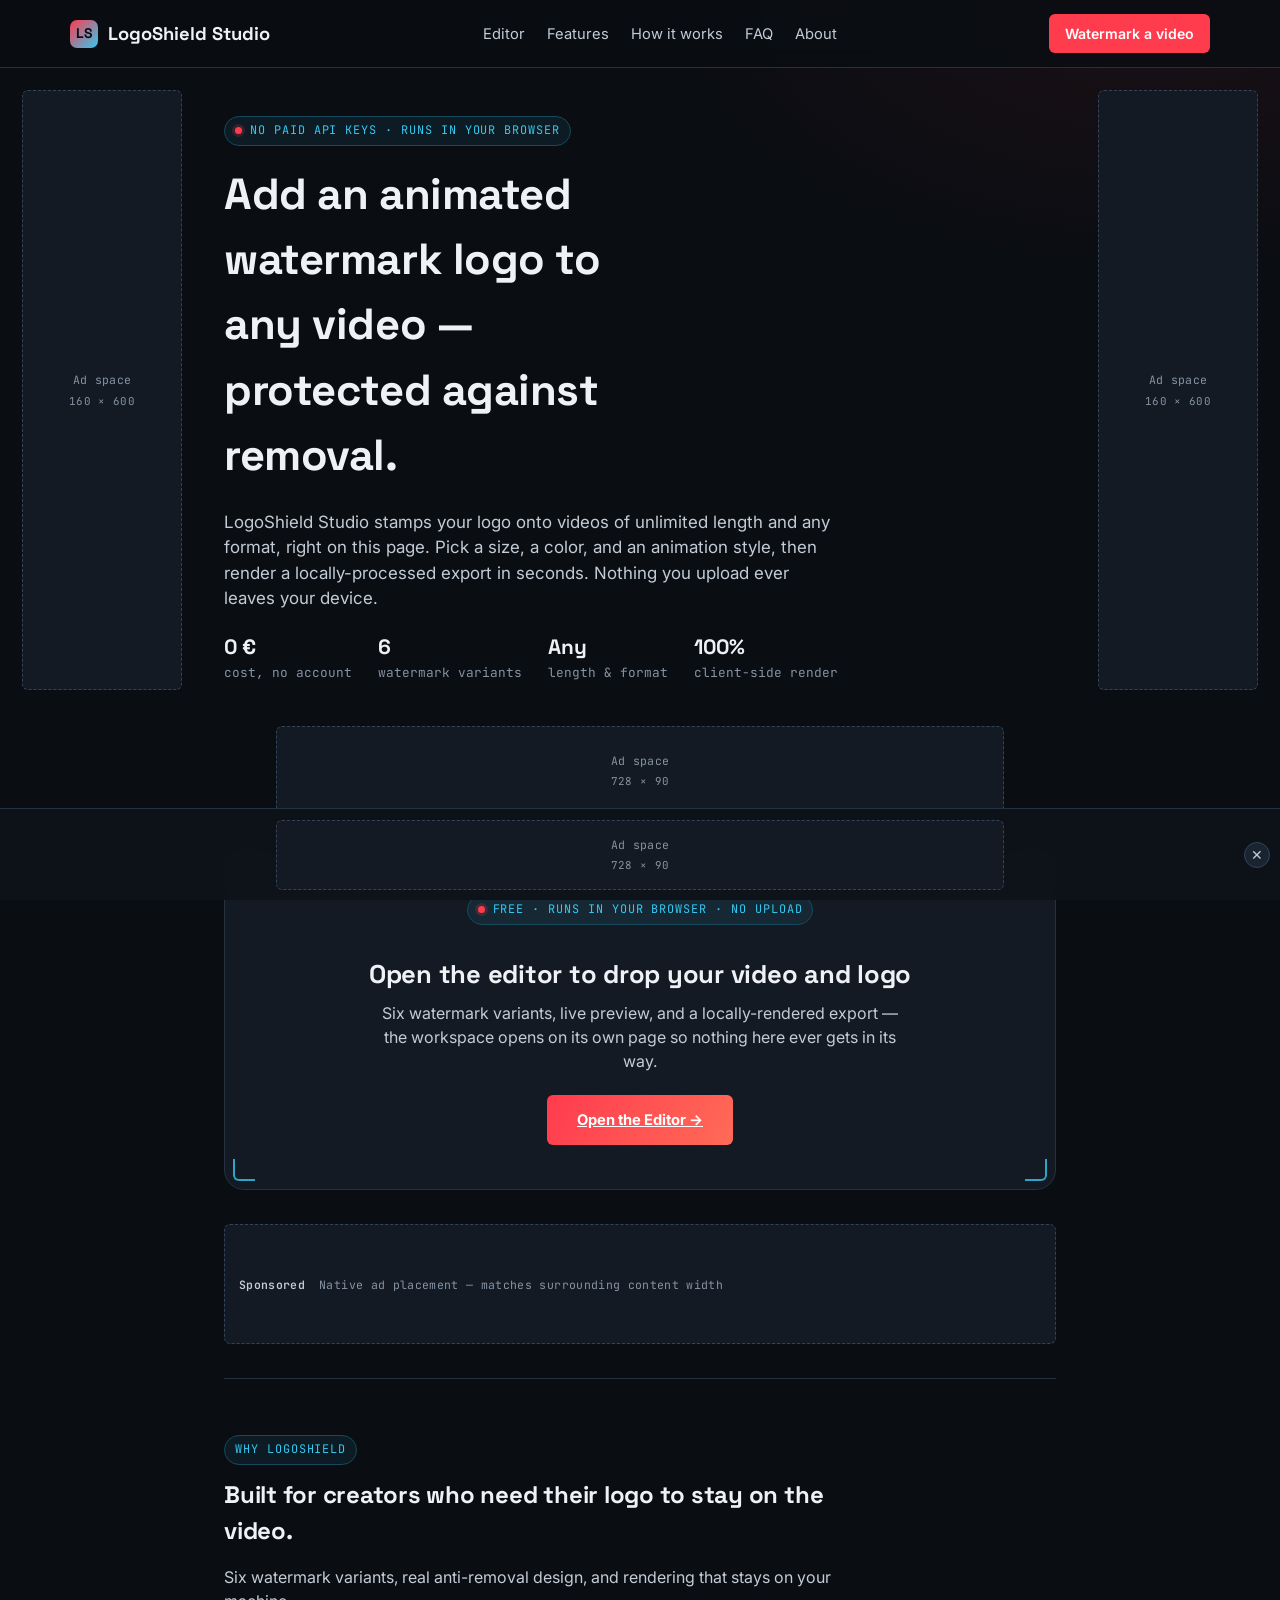
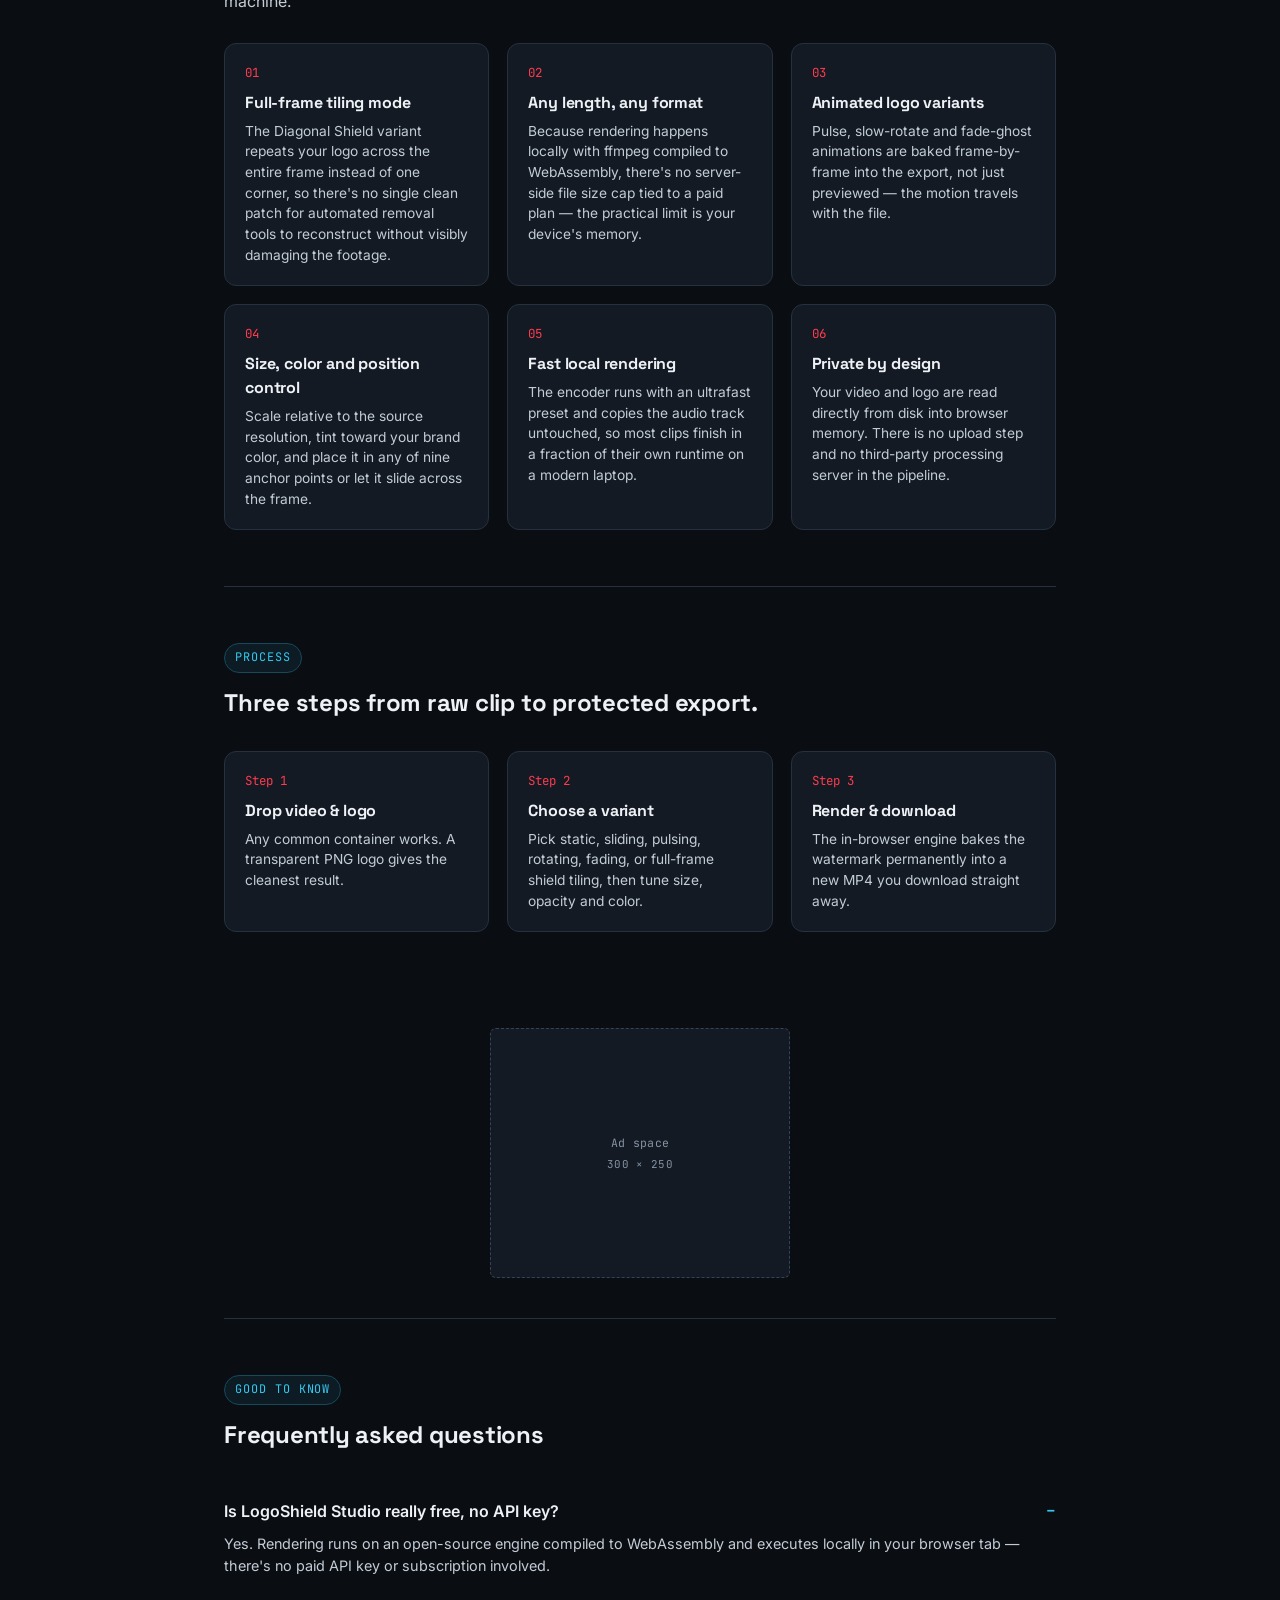
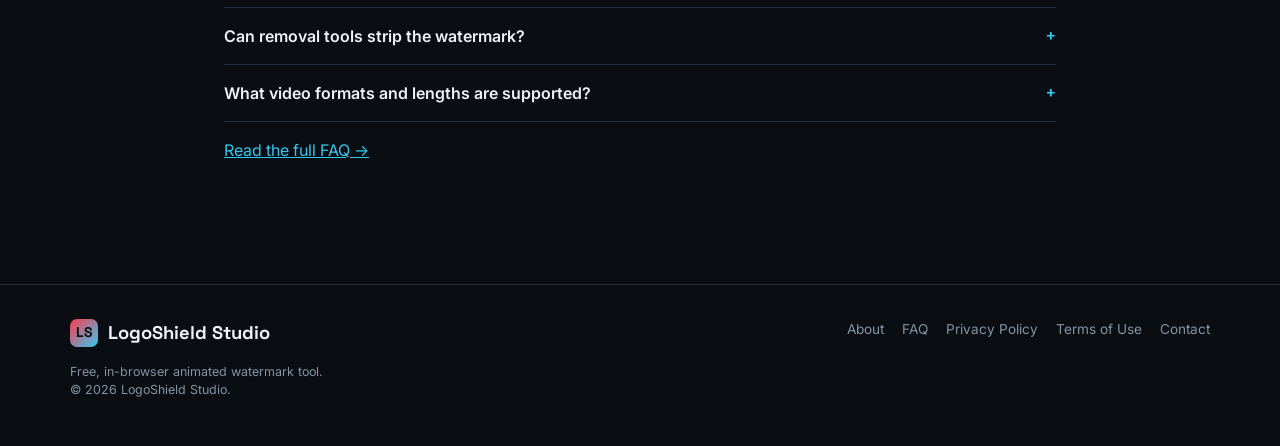
<file: index.html>
<!DOCTYPE html>
<html lang="en">
<head>
<meta charset="UTF-8">
<meta name="viewport" content="width=device-width, initial-scale=1">
<title>LogoShield Studio — Add an Animated Watermark Logo to Any Video, Free</title>
<meta name="description" content="Add an animated, tamper-resistant watermark or logo to videos of any length or format, free and in your browser. Adjust size, color, position and animation, then export in seconds — no paid API key, no upload to a server, no watermark on the export.">
<meta name="keywords" content="add logo to video, video watermark tool, animated watermark, free video watermark online, protect video with logo, logo overlay video, watermark video no upload, anti-removal watermark, brand video online free">
<link rel="canonical" href="https://logoshield.app/">
<meta name="robots" content="index, follow">

<meta property="og:type" content="website">
<meta property="og:title" content="LogoShield Studio — Animated Video Watermark & Logo Protection">
<meta property="og:description" content="Free, in-browser tool to stamp an animated, hard-to-remove logo onto any video, any length, any format. No paid API keys, no uploads.">
<meta property="og:url" content="https://logoshield.app/">
<meta name="twitter:card" content="summary_large_image">

<link rel="preconnect" href="https://fonts.googleapis.com">
<link href="https://fonts.googleapis.com/css2?family=Space+Grotesk:wght@500;700&family=Inter:wght@400;500;600;700&family=JetBrains+Mono:wght@400;500&display=swap" rel="stylesheet">
<link rel="stylesheet" href="css/style.css">
<script type="application/ld+json">
{
  "@context": "https://schema.org",
  "@type": "SoftwareApplication",
  "name": "LogoShield Studio",
  "applicationCategory": "MultimediaApplication",
  "operatingSystem": "Any (runs in browser)",
  "offers": { "@type": "Offer", "price": "0", "priceCurrency": "USD" },
  "description": "Free browser-based tool to add an animated, tamper-resistant watermark logo to videos of any length or format."
}
</script>
</head>
<body>

<header class="topnav">
  <div class="topnav-inner">
    <a href="/" class="brand"><span class="brand-mark">LS</span> LogoShield Studio</a>
    <ul class="navlinks">
      <li><a href="editor.html">Editor</a></li>
      <li><a href="#features">Features</a></li>
      <li><a href="#how">How it works</a></li>
      <li><a href="faq.html">FAQ</a></li>
      <li><a href="about.html">About</a></li>
    </ul>
    <a href="editor.html" class="nav-cta">Watermark a video</a>
  </div>
</header>

<div class="page-grid">

  <!-- LEFT RAIL — fixed, desktop only, never overlaps the editor -->
  <aside class="rail rail-left">
    <div class="rail-sticky">
      <div class="ad-slot" data-size="160x600"><span>Ad space</span><span class="dim">160 × 600</span></div>
    </div>
  </aside>

  <div class="content-col">
    <div class="container">

      <!-- HERO -->
      <section class="hero">
        <span class="eyebrow"><span class="dot"></span> No paid API keys · runs in your browser</span>
        <h1>Add an animated watermark logo to any video — protected against removal.</h1>
        <p class="lede">LogoShield Studio stamps your logo onto videos of unlimited length and any format, right on this page. Pick a size, a color, and an animation style, then render a locally-processed export in seconds. Nothing you upload ever leaves your device.</p>
        <div class="hero-stats">
          <div><strong>0 €</strong>cost, no account</div>
          <div><strong>6</strong>watermark variants</div>
          <div><strong>Any</strong>length &amp; format</div>
          <div><strong>100%</strong>client-side render</div>
        </div>
      </section>

      <!-- IN-CONTENT BANNER 1 -->
      <div class="ad-slot ad-slot-inline" data-size="728x90" style="margin-left:auto;margin-right:auto;">
        <span>Ad space</span><span class="dim">728 × 90</span>
      </div>

      <!-- EDITOR CTA — the actual tool lives on its own page (editor.html) so
           it can run cross-origin isolated for faster rendering, without that
           isolation ever affecting the ad slots on this page. -->
      <section id="editor">
        <div class="viewfinder" style="text-align:center; padding:44px 22px;">
          <span class="vf-corner vf-tl"></span><span class="vf-corner vf-tr"></span>
          <span class="vf-corner vf-bl"></span><span class="vf-corner vf-br"></span>
          <span class="eyebrow"><span class="dot"></span> Free · runs in your browser · no upload</span>
          <h2 style="font-size:1.6rem;max-width:32ch;margin:14px auto 8px;">Open the editor to drop your video and logo</h2>
          <p style="max-width:52ch;margin:0 auto 22px;">Six watermark variants, live preview, and a locally-rendered export — the workspace opens on its own page so nothing here ever gets in its way.</p>
          <a href="editor.html" class="btn btn-primary" style="width:auto;display:inline-flex;padding:14px 30px;">Open the Editor →</a>
        </div>
      </section>

      <!-- NATIVE-STYLE BANNER -->
      <div class="ad-slot ad-slot-inline" data-size="native">
        <span style="font-weight:600;color:var(--text-300);">Sponsored</span>
        <span>Native ad placement — matches surrounding content width</span>
      </div>

      <!-- FEATURES -->
      <section class="section" id="features">
        <div class="section-head">
          <span class="eyebrow">Why LogoShield</span>
          <h2>Built for creators who need their logo to stay on the video.</h2>
          <p>Six watermark variants, real anti-removal design, and rendering that stays on your machine.</p>
        </div>
        <div class="grid-3">
          <div class="card"><span class="num">01</span><h4>Full-frame tiling mode</h4><p>The Diagonal Shield variant repeats your logo across the entire frame instead of one corner, so there's no single clean patch for automated removal tools to reconstruct without visibly damaging the footage.</p></div>
          <div class="card"><span class="num">02</span><h4>Any length, any format</h4><p>Because rendering happens locally with ffmpeg compiled to WebAssembly, there's no server-side file size cap tied to a paid plan — the practical limit is your device's memory.</p></div>
          <div class="card"><span class="num">03</span><h4>Animated logo variants</h4><p>Pulse, slow-rotate and fade-ghost animations are baked frame-by-frame into the export, not just previewed — the motion travels with the file.</p></div>
          <div class="card"><span class="num">04</span><h4>Size, color and position control</h4><p>Scale relative to the source resolution, tint toward your brand color, and place it in any of nine anchor points or let it slide across the frame.</p></div>
          <div class="card"><span class="num">05</span><h4>Fast local rendering</h4><p>The encoder runs with an ultrafast preset and copies the audio track untouched, so most clips finish in a fraction of their own runtime on a modern laptop.</p></div>
          <div class="card"><span class="num">06</span><h4>Private by design</h4><p>Your video and logo are read directly from disk into browser memory. There is no upload step and no third-party processing server in the pipeline.</p></div>
        </div>
      </section>

      <!-- HOW IT WORKS -->
      <section class="section" id="how">
        <div class="section-head">
          <span class="eyebrow">Process</span>
          <h2>Three steps from raw clip to protected export.</h2>
        </div>
        <div class="grid-3">
          <div class="card"><span class="num">Step 1</span><h4>Drop video &amp; logo</h4><p>Any common container works. A transparent PNG logo gives the cleanest result.</p></div>
          <div class="card"><span class="num">Step 2</span><h4>Choose a variant</h4><p>Pick static, sliding, pulsing, rotating, fading, or full-frame shield tiling, then tune size, opacity and color.</p></div>
          <div class="card"><span class="num">Step 3</span><h4>Render &amp; download</h4><p>The in-browser engine bakes the watermark permanently into a new MP4 you download straight away.</p></div>
        </div>
      </section>

      <!-- LOWER SECTION BANNER (reached by scrolling) -->
      <div class="ad-slot" data-size="300x250" style="margin:40px auto;">
        <span>Ad space</span><span class="dim">300 × 250</span>
      </div>

      <section class="section">
        <div class="section-head">
          <span class="eyebrow">Good to know</span>
          <h2>Frequently asked questions</h2>
        </div>
        <details class="faq-item" open>
          <summary>Is LogoShield Studio really free, no API key?</summary>
          <p>Yes. Rendering runs on an open-source engine compiled to WebAssembly and executes locally in your browser tab — there's no paid API key or subscription involved.</p>
        </details>
        <details class="faq-item">
          <summary>Can removal tools strip the watermark?</summary>
          <p>No watermarking technique is mathematically unremovable, but the Diagonal Shield mode covers the full frame with repeated, semi-transparent copies rather than one corner mark, which makes clean automated removal far harder without visible frame damage. See the <a href="faq.html">full FAQ</a> for details.</p>
        </details>
        <details class="faq-item">
          <summary>What video formats and lengths are supported?</summary>
          <p>Most common containers and codecs your browser or ffmpeg can decode, and there's no artificial length cap — long files are simply bounded by your device's available memory.</p>
        </details>
        <p><a href="faq.html">Read the full FAQ →</a></p>
      </section>

    </div>
  </div>

  <!-- RIGHT RAIL — fixed, desktop only -->
  <aside class="rail rail-right">
    <div class="rail-sticky">
      <div class="ad-slot" data-size="160x600"><span>Ad space</span><span class="dim">160 × 600</span></div>
    </div>
  </aside>
</div>

<!-- BOTTOM FIXED BANNER — center, dismissible, never blocks the editor -->
<div class="ad-bottom-bar" id="bottomBar">
  <div class="ad-slot" data-size="728x90"><span>Ad space</span><span class="dim">728 × 90</span></div>
  <button class="ad-bottom-close" id="bottomBarClose" aria-label="Close banner">✕</button>
</div>

<footer>
  <div class="container footer-grid">
    <div>
      <a href="/" class="brand"><span class="brand-mark">LS</span> LogoShield Studio</a>
      <p class="footer-note">Free, in-browser animated watermark tool.<br>© <span id="year"></span> LogoShield Studio.</p>
    </div>
    <ul class="footer-links">
      <li><a href="about.html">About</a></li>
      <li><a href="faq.html">FAQ</a></li>
      <li><a href="privacy-policy.html">Privacy Policy</a></li>
      <li><a href="terms.html">Terms of Use</a></li>
      <li><a href="contact.html">Contact</a></li>
    </ul>
  </div>
</footer>

<script>document.getElementById("year").textContent = new Date().getFullYear();</script>
</body>
</html>
</file>
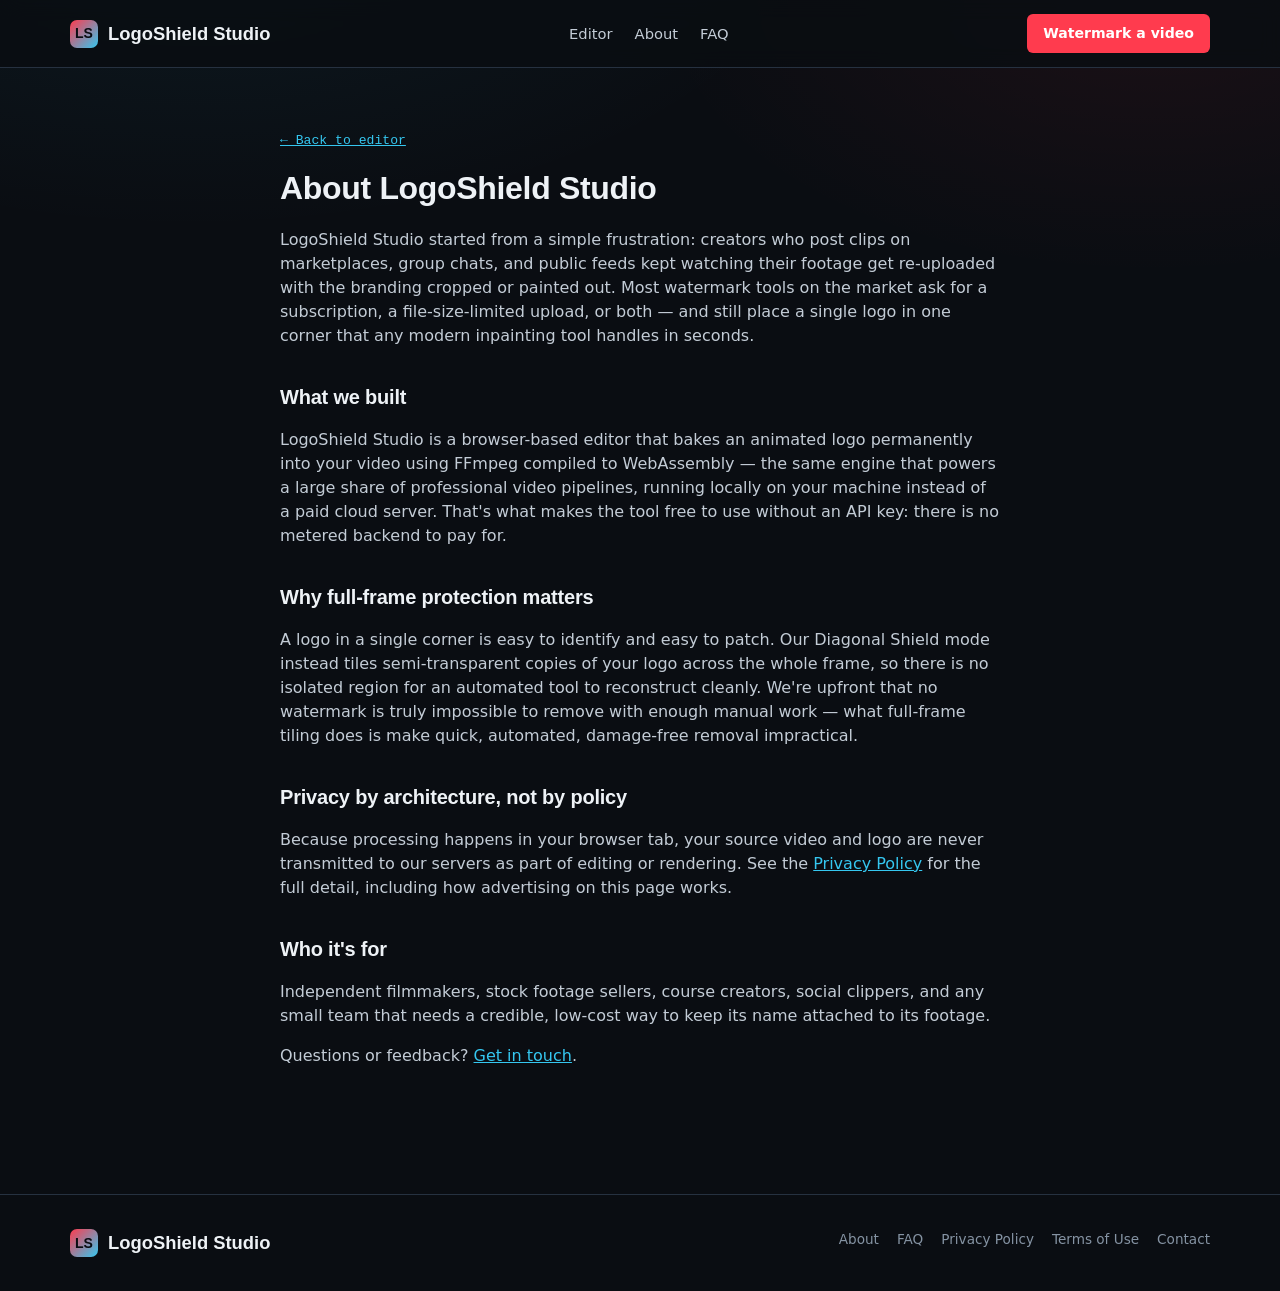
<file: about.html>
<!DOCTYPE html>
<html lang="en">
<head>
<meta charset="UTF-8">
<meta name="viewport" content="width=device-width, initial-scale=1">
<title>About LogoShield Studio — Free In-Browser Video Watermark Tool</title>
<meta name="description" content="LogoShield Studio is a free, in-browser tool for stamping animated, tamper-resistant logos onto video. Learn how it works and why nothing you upload leaves your device.">
<link rel="canonical" href="https://logoshield.app/about.html">
<link rel="stylesheet" href="css/style.css">
</head>
<body>
<header class="topnav">
  <div class="topnav-inner">
    <a href="/" class="brand"><span class="brand-mark">LS</span> LogoShield Studio</a>
    <ul class="navlinks">
      <li><a href="editor.html">Editor</a></li>
      <li><a href="about.html">About</a></li>
      <li><a href="faq.html">FAQ</a></li>
    </ul>
    <a href="editor.html" class="nav-cta">Watermark a video</a>
  </div>
</header>

<main class="doc-page">
  <p class="back-link"><a href="/">← Back to editor</a></p>
  <h1>About LogoShield Studio</h1>
  <p>LogoShield Studio started from a simple frustration: creators who post clips on marketplaces, group chats, and public feeds kept watching their footage get re-uploaded with the branding cropped or painted out. Most watermark tools on the market ask for a subscription, a file-size-limited upload, or both — and still place a single logo in one corner that any modern inpainting tool handles in seconds.</p>

  <h2>What we built</h2>
  <p>LogoShield Studio is a browser-based editor that bakes an animated logo permanently into your video using FFmpeg compiled to WebAssembly — the same engine that powers a large share of professional video pipelines, running locally on your machine instead of a paid cloud server. That's what makes the tool free to use without an API key: there is no metered backend to pay for.</p>

  <h2>Why full-frame protection matters</h2>
  <p>A logo in a single corner is easy to identify and easy to patch. Our Diagonal Shield mode instead tiles semi-transparent copies of your logo across the whole frame, so there is no isolated region for an automated tool to reconstruct cleanly. We're upfront that no watermark is truly impossible to remove with enough manual work — what full-frame tiling does is make quick, automated, damage-free removal impractical.</p>

  <h2>Privacy by architecture, not by policy</h2>
  <p>Because processing happens in your browser tab, your source video and logo are never transmitted to our servers as part of editing or rendering. See the <a href="privacy-policy.html">Privacy Policy</a> for the full detail, including how advertising on this page works.</p>

  <h2>Who it's for</h2>
  <p>Independent filmmakers, stock footage sellers, course creators, social clippers, and any small team that needs a credible, low-cost way to keep its name attached to its footage.</p>

  <p>Questions or feedback? <a href="contact.html">Get in touch</a>.</p>
</main>

<footer>
  <div class="container footer-grid">
    <div>
      <a href="/" class="brand"><span class="brand-mark">LS</span> LogoShield Studio</a>
    </div>
    <ul class="footer-links">
      <li><a href="about.html">About</a></li>
      <li><a href="faq.html">FAQ</a></li>
      <li><a href="privacy-policy.html">Privacy Policy</a></li>
      <li><a href="terms.html">Terms of Use</a></li>
      <li><a href="contact.html">Contact</a></li>
    </ul>
  </div>
</footer>
</body>
</html>
</file>
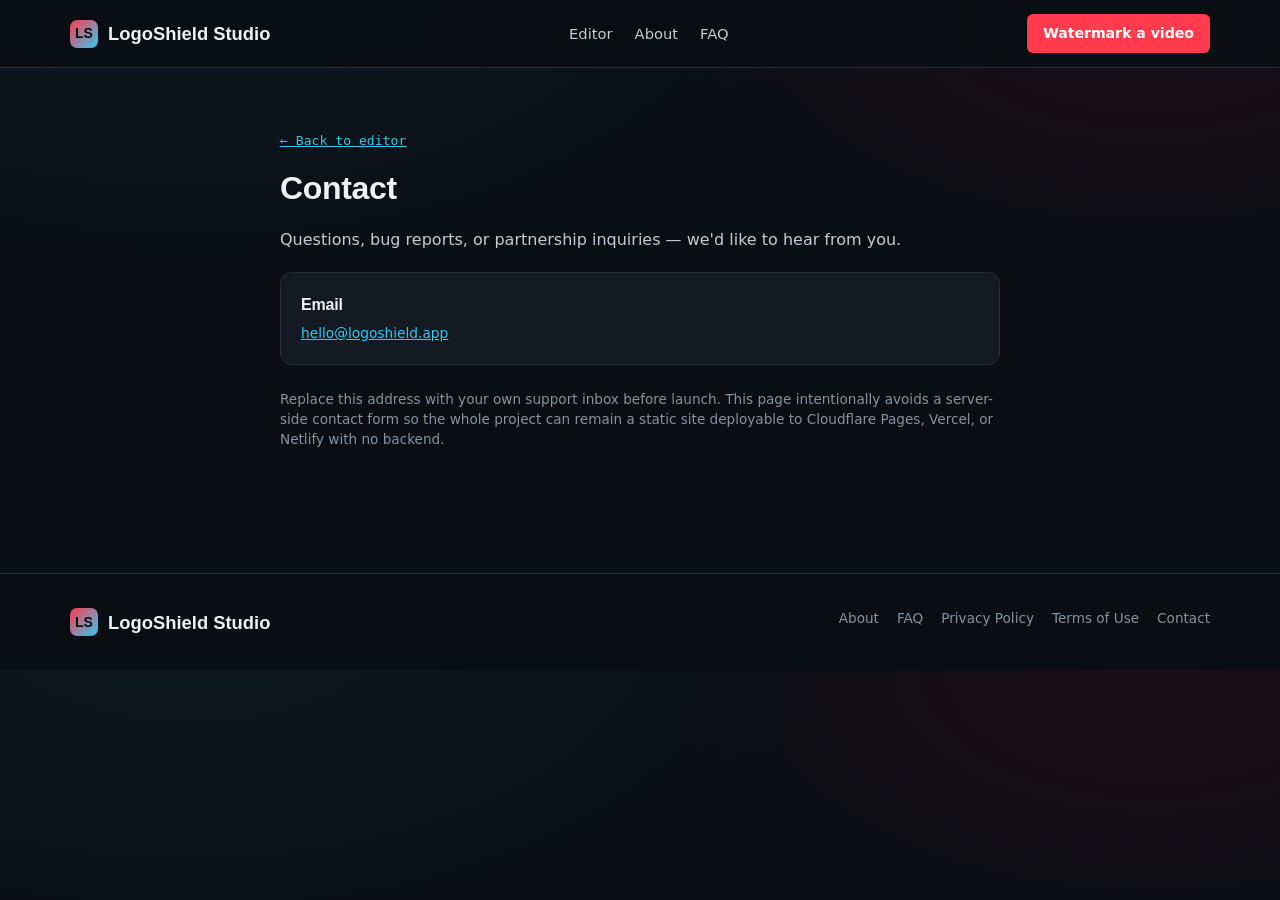
<file: contact.html>
<!DOCTYPE html>
<html lang="en">
<head>
<meta charset="UTF-8">
<meta name="viewport" content="width=device-width, initial-scale=1">
<title>Contact — LogoShield Studio</title>
<meta name="description" content="Get in touch with the LogoShield Studio team with questions, feedback, or partnership inquiries.">
<link rel="canonical" href="https://logoshield.app/contact.html">
<link rel="stylesheet" href="css/style.css">
</head>
<body>
<header class="topnav">
  <div class="topnav-inner">
    <a href="/" class="brand"><span class="brand-mark">LS</span> LogoShield Studio</a>
    <ul class="navlinks">
      <li><a href="editor.html">Editor</a></li>
      <li><a href="about.html">About</a></li>
      <li><a href="faq.html">FAQ</a></li>
    </ul>
    <a href="editor.html" class="nav-cta">Watermark a video</a>
  </div>
</header>

<main class="doc-page">
  <p class="back-link"><a href="/">← Back to editor</a></p>
  <h1>Contact</h1>
  <p>Questions, bug reports, or partnership inquiries — we'd like to hear from you.</p>

  <div class="card" style="margin-top:20px;">
    <h4>Email</h4>
    <p><a href="mailto:hello@logoshield.app">hello@logoshield.app</a></p>
  </div>

  <p style="margin-top:24px;color:var(--text-500);font-size:.85rem;">Replace this address with your own support inbox before launch. This page intentionally avoids a server-side contact form so the whole project can remain a static site deployable to Cloudflare Pages, Vercel, or Netlify with no backend.</p>
</main>

<footer>
  <div class="container footer-grid">
    <div>
      <a href="/" class="brand"><span class="brand-mark">LS</span> LogoShield Studio</a>
    </div>
    <ul class="footer-links">
      <li><a href="about.html">About</a></li>
      <li><a href="faq.html">FAQ</a></li>
      <li><a href="privacy-policy.html">Privacy Policy</a></li>
      <li><a href="terms.html">Terms of Use</a></li>
      <li><a href="contact.html">Contact</a></li>
    </ul>
  </div>
</footer>
</body>
</html>
</file>
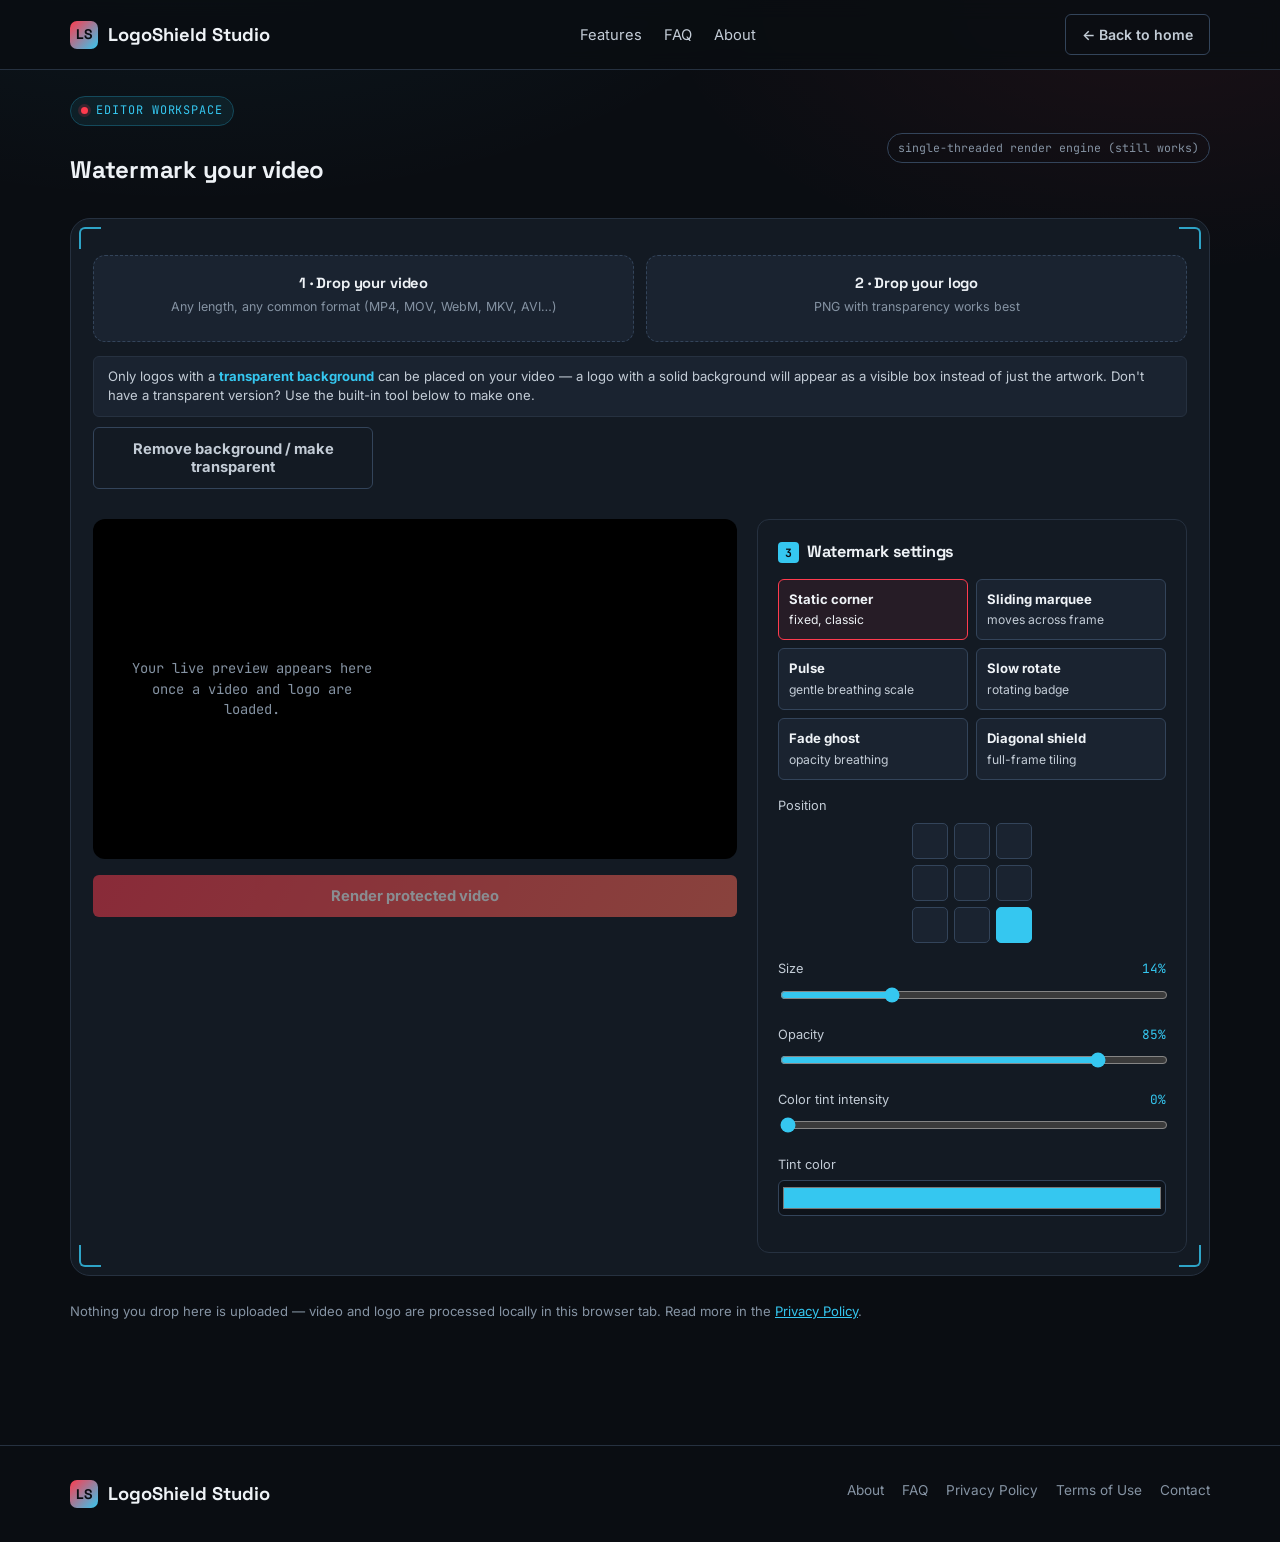
<file: editor.html>
<!DOCTYPE html>
<html lang="en">
<head>
<meta charset="UTF-8">
<meta name="viewport" content="width=device-width, initial-scale=1">
<title>Video Watermark Editor — LogoShield Studio</title>
<meta name="description" content="Add an animated, protected watermark logo to your video. Adjust size, color, position and animation, then render locally in your browser.">
<meta name="robots" content="index, follow">
<link rel="canonical" href="https://logoshield.app/editor.html">
<link rel="preconnect" href="https://fonts.googleapis.com">
<link href="https://fonts.googleapis.com/css2?family=Space+Grotesk:wght@500;700&family=Inter:wght@400;500;600;700&family=JetBrains+Mono:wght@400;500&display=swap" rel="stylesheet">
<link rel="stylesheet" href="css/style.css">
<style>
  /* This page runs isolated (COOP/COEP) for faster multi-threaded rendering,
     so intentionally no ad rails/bottom bar here — see index.html for those. */
  .editor-page-shell{ max-width:1180px; margin:0 auto; padding:26px 20px 90px; }
  .editor-topbar{ display:flex; align-items:center; justify-content:space-between; margin-bottom:18px; gap:12px; flex-wrap:wrap; }
  .isolation-badge{
    font-family:var(--font-mono); font-size:.72rem; color:var(--ok-green);
    border:1px solid var(--ok-green); background:rgba(61,220,151,0.08);
    padding:5px 10px; border-radius:99px;
  }
</style>
</head>
<body>
<header class="topnav">
  <div class="topnav-inner">
    <a href="index.html" class="brand"><span class="brand-mark">LS</span> LogoShield Studio</a>
    <ul class="navlinks">
      <li><a href="index.html#features">Features</a></li>
      <li><a href="faq.html">FAQ</a></li>
      <li><a href="about.html">About</a></li>
    </ul>
    <a href="index.html" class="nav-cta" style="background:transparent;border:1px solid var(--line-500);color:var(--text-300);">← Back to home</a>
  </div>
</header>

<main class="editor-page-shell">
  <div class="editor-topbar">
    <div>
      <span class="eyebrow"><span class="dot"></span> Editor workspace</span>
      <h1 style="font-size:1.5rem;margin-top:10px;">Watermark your video</h1>
    </div>
    <span class="isolation-badge" id="isoBadge">checking render engine…</span>
  </div>

  <div class="viewfinder">
    <span class="vf-corner vf-tl"></span><span class="vf-corner vf-tr"></span>
    <span class="vf-corner vf-bl"></span><span class="vf-corner vf-br"></span>

    <div class="dropzones">
      <div class="dropzone" id="videoDrop">
        <h4>1 · Drop your video</h4>
        <p>Any length, any common format (MP4, MOV, WebM, MKV, AVI…)</p>
        <div class="fname"></div>
      </div>
      <div class="dropzone" id="logoDrop">
        <h4>2 · Drop your logo</h4>
        <p>PNG with transparency works best</p>
        <div class="fname"></div>
      </div>
    </div>

    <p class="logo-transparency-note">
      Only logos with a <strong>transparent background</strong> can be placed on your video — a logo with a solid background will appear as a visible box instead of just the artwork. Don't have a transparent version? Use the built-in tool below to make one.
    </p>
    <button class="btn btn-ghost" id="openBgRemoverBtn" type="button" disabled style="max-width:280px;">Remove background / make transparent</button>
    <p id="logoWarning" style="display:none;color:var(--tally-red);font-size:.78rem;margin:10px 0 0;"></p>

    <input type="file" id="videoInput" accept="video/*" hidden>
    <input type="file" id="logoInput" accept="image/*" hidden>

    <!-- Background remover modal -->
    <div class="bg-remover-overlay" id="bgRemoverOverlay" style="display:none;">
      <div class="bg-remover-panel">
        <h3>Remove background</h3>
        <p>Click anywhere on the logo's background below to pick the color to remove. This is what makes the logo safe to place on video — the removed area becomes truly transparent, not just white.</p>
        <div class="bg-remover-canvas-wrap">
          <canvas id="bgRemoverCanvas"></canvas>
        </div>
        <div class="field">
          <label>Tolerance <span class="val" id="bgTolVal">40</span></label>
          <input type="range" id="bgTolerance" min="5" max="140" value="40">
        </div>
        <p style="font-size:.76rem;color:var(--text-500);margin-top:-6px;">Tip: click directly on the background color (not the artwork). Raise tolerance if some background remains; lower it if the logo itself starts disappearing.</p>
        <div style="display:flex; gap:10px; margin-top:6px;">
          <button class="btn btn-ghost" id="bgCancelBtn" type="button" style="flex:1;">Cancel</button>
          <button class="btn btn-primary" id="bgApplyBtn" type="button" style="flex:1;">Apply &amp; use this logo</button>
        </div>
      </div>
    </div>

    <div class="editor">
      <div>
        <div class="stage" id="stage">
          <div class="stage-empty">Your live preview appears here once a video and logo are loaded.</div>
          <div id="previewWrap">
            <video id="previewVideo" muted loop playsinline></video>
            <canvas id="overlayCanvas"></canvas>
          </div>
        </div>

        <div class="field" id="manualDims" style="display:none; grid-template-columns:1fr 1fr 1fr; gap:8px; margin-top:14px;">
          <div><label>Width<span class="val">px</span></label><input type="number" id="mWidth" value="1280"></div>
          <div><label>Height<span class="val">px</span></label><input type="number" id="mHeight" value="720"></div>
          <div><label>Duration<span class="val">sec</span></label><input type="number" id="mDuration" value="10"></div>
        </div>

        <button class="btn btn-primary" id="renderBtn" disabled style="margin-top:16px;">Render protected video</button>
        <div class="progress" id="progress"><div></div></div>
        <div class="status-line" id="statusLine"></div>
        <div class="result-box" id="resultBox">
          ✅ Your watermarked video is ready — <a class="download" href="#" download>download the MP4</a>
        </div>
      </div>

      <div class="panel">
        <h3><span class="step-no">3</span> Watermark settings</h3>

        <div class="variant-grid">
          <div class="variant-card active" data-variant="static"><strong>Static corner</strong>fixed, classic</div>
          <div class="variant-card" data-variant="marquee"><strong>Sliding marquee</strong>moves across frame</div>
          <div class="variant-card" data-variant="pulse"><strong>Pulse</strong>gentle breathing scale</div>
          <div class="variant-card" data-variant="rotate"><strong>Slow rotate</strong>rotating badge</div>
          <div class="variant-card" data-variant="fade"><strong>Fade ghost</strong>opacity breathing</div>
          <div class="variant-card" data-variant="shield"><strong>Diagonal shield</strong>full-frame tiling</div>
        </div>

        <div id="positionBlock">
          <label style="font-size:.8rem;color:var(--text-300);display:block;margin-bottom:8px;">Position</label>
          <div class="pos-grid">
            <div class="pos-dot" data-pos="tl"></div><div class="pos-dot" data-pos="tc"></div><div class="pos-dot" data-pos="tr"></div>
            <div class="pos-dot" data-pos="ml"></div><div class="pos-dot" data-pos="mc"></div><div class="pos-dot" data-pos="mr"></div>
            <div class="pos-dot" data-pos="bl"></div><div class="pos-dot" data-pos="bc"></div><div class="pos-dot active" data-pos="br"></div>
          </div>
        </div>

        <div class="field">
          <label>Size <span class="val" id="sizeVal">14%</span></label>
          <input type="range" id="sizeRange" min="4" max="40" value="14">
        </div>
        <div class="field">
          <label>Opacity <span class="val" id="opacityVal">85%</span></label>
          <input type="range" id="opacityRange" min="10" max="100" value="85">
        </div>
        <div class="field">
          <label>Color tint intensity <span class="val" id="tintVal">0%</span></label>
          <input type="range" id="tintStrengthRange" min="0" max="100" value="0">
        </div>
        <div class="field">
          <label>Tint color</label>
          <input type="color" id="tintColor" value="#35c7f0">
        </div>
        <div class="field" id="densityField" style="display:none;">
          <label>Tile density <span class="val" id="densityVal">3 x 3</span></label>
          <input type="range" id="densityRange" min="2" max="5" value="3">
        </div>
        <div class="field" id="speedField" style="display:none;">
          <label>Slide speed <span class="val" id="speedVal">140 px/s</span></label>
          <input type="range" id="speedRange" min="40" max="400" value="140">
        </div>
        <div class="field" id="animSpeedField" style="display:none;">
          <label>Animation speed <span class="val" id="animSpeedVal">1.0x</span></label>
          <input type="range" id="animSpeedRange" min="25" max="300" value="100">
        </div>
      </div>
    </div>
  </div>

  <p style="margin-top:26px;font-size:.82rem;color:var(--text-500);">
    Nothing you drop here is uploaded — video and logo are processed locally in this browser tab.
    Read more in the <a href="privacy-policy.html">Privacy Policy</a>.
  </p>
</main>

<footer>
  <div class="container footer-grid">
    <div>
      <a href="index.html" class="brand"><span class="brand-mark">LS</span> LogoShield Studio</a>
    </div>
    <ul class="footer-links">
      <li><a href="about.html">About</a></li>
      <li><a href="faq.html">FAQ</a></li>
      <li><a href="privacy-policy.html">Privacy Policy</a></li>
      <li><a href="terms.html">Terms of Use</a></li>
      <li><a href="contact.html">Contact</a></li>
    </ul>
  </div>
</footer>

<script type="module" src="js/app.js"></script>
<script>
  window.addEventListener("load", () => {
    const badge = document.getElementById("isoBadge");
    if (window.crossOriginIsolated) {
      badge.textContent = "multi-threaded render engine active";
    } else {
      badge.textContent = "single-threaded render engine (still works)";
      badge.style.color = "var(--text-500)";
      badge.style.borderColor = "var(--line-500)";
      badge.style.background = "transparent";
    }
  });
</script>
</body>
</html>
</file>
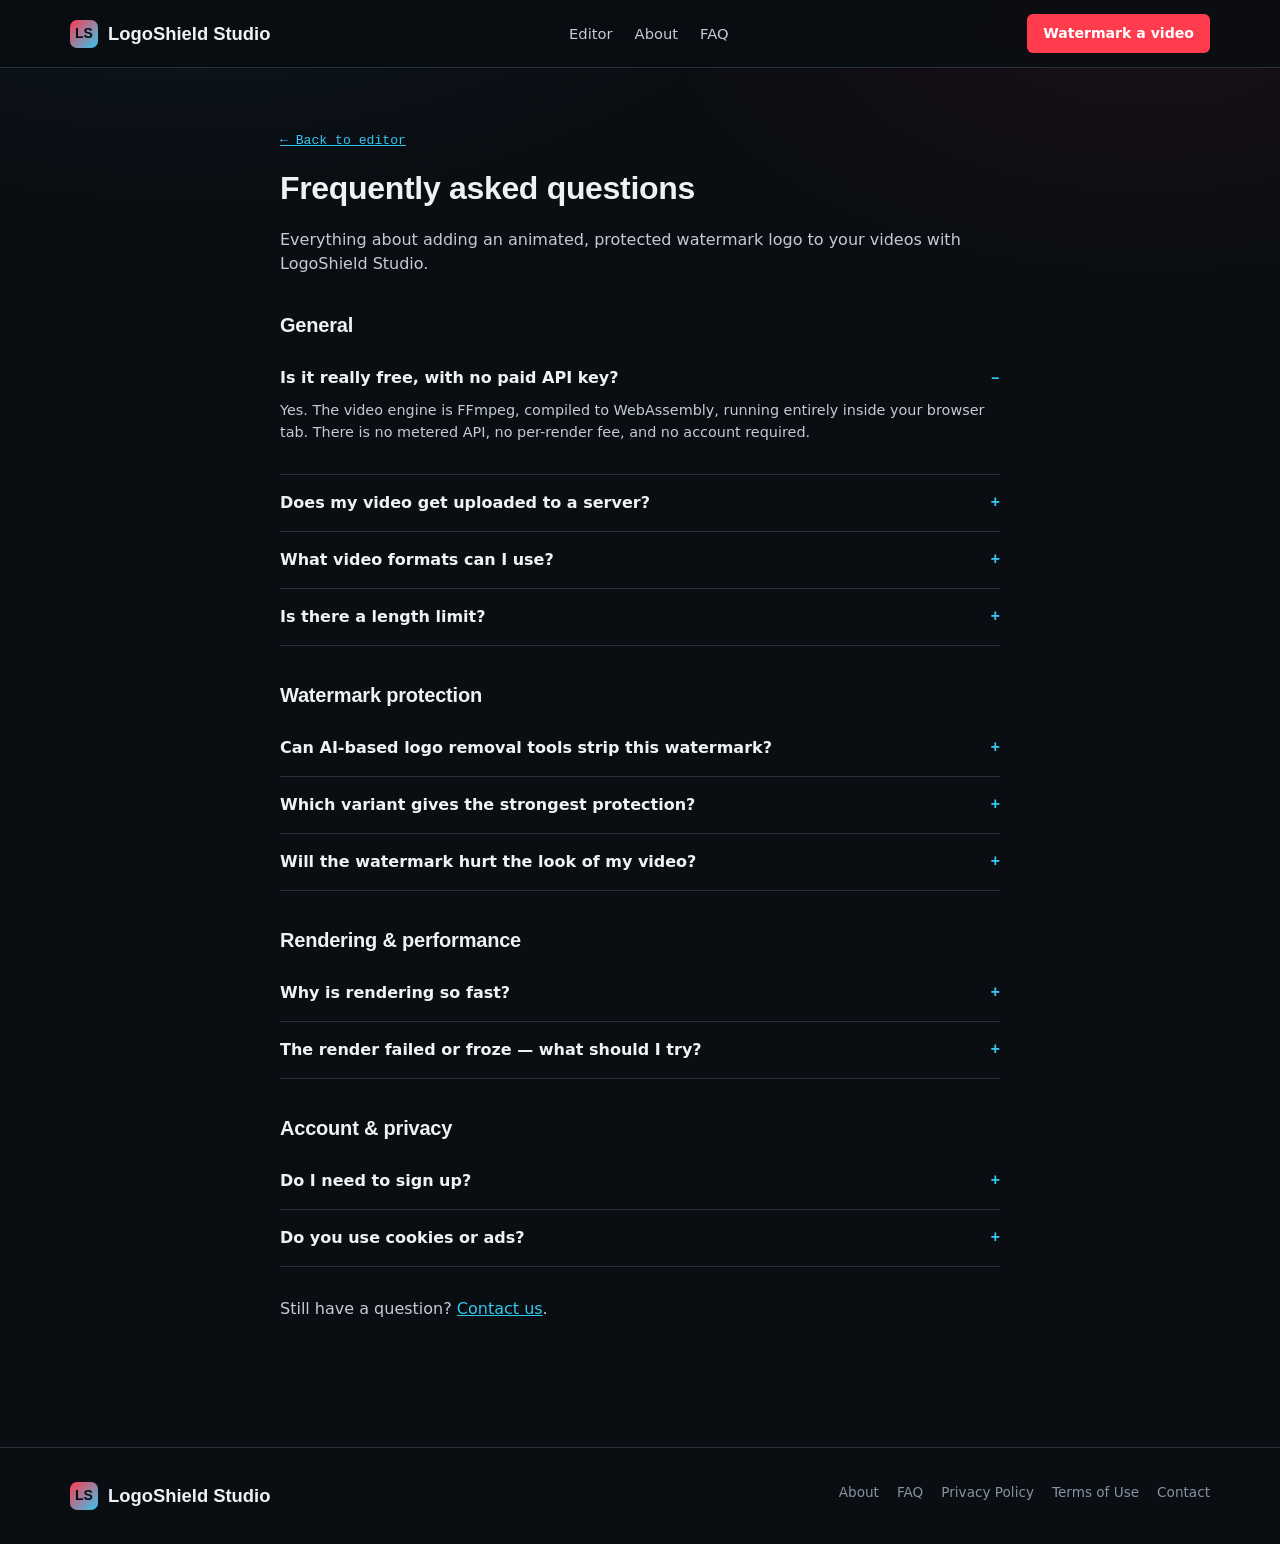
<file: faq.html>
<!DOCTYPE html>
<html lang="en">
<head>
<meta charset="UTF-8">
<meta name="viewport" content="width=device-width, initial-scale=1">
<title>FAQ — LogoShield Studio Video Watermark Tool</title>
<meta name="description" content="Answers about LogoShield Studio: supported video formats and lengths, how the anti-removal watermark works, pricing, privacy, and rendering speed.">
<link rel="canonical" href="https://logoshield.app/faq.html">
<link rel="stylesheet" href="css/style.css">
</head>
<body>
<header class="topnav">
  <div class="topnav-inner">
    <a href="/" class="brand"><span class="brand-mark">LS</span> LogoShield Studio</a>
    <ul class="navlinks">
      <li><a href="editor.html">Editor</a></li>
      <li><a href="about.html">About</a></li>
      <li><a href="faq.html">FAQ</a></li>
    </ul>
    <a href="editor.html" class="nav-cta">Watermark a video</a>
  </div>
</header>

<main class="doc-page">
  <p class="back-link"><a href="/">← Back to editor</a></p>
  <h1>Frequently asked questions</h1>
  <p>Everything about adding an animated, protected watermark logo to your videos with LogoShield Studio.</p>

  <h2>General</h2>
  <details class="faq-item" open>
    <summary>Is it really free, with no paid API key?</summary>
    <p>Yes. The video engine is FFmpeg, compiled to WebAssembly, running entirely inside your browser tab. There is no metered API, no per-render fee, and no account required.</p>
  </details>
  <details class="faq-item">
    <summary>Does my video get uploaded to a server?</summary>
    <p>No. The video and logo files are read directly from your device into browser memory and processed there. Nothing is transmitted to LogoShield's servers during editing or rendering.</p>
  </details>
  <details class="faq-item">
    <summary>What video formats can I use?</summary>
    <p>The renderer accepts any container or codec the underlying FFmpeg build supports, which covers essentially every common format (MP4, MOV, MKV, WebM, AVI and more). Live in-page preview depends on what your browser itself can decode; if a format won't preview, you can enter its dimensions manually and rendering will still work.</p>
  </details>
  <details class="faq-item">
    <summary>Is there a length limit?</summary>
    <p>There's no artificial cap built into the tool. In practice the ceiling is your device's available RAM and CPU, since everything is processed locally rather than on a metered cloud service — very long or very high-resolution files simply take longer and use more memory.</p>
  </details>

  <h2>Watermark protection</h2>
  <details class="faq-item">
    <summary>Can AI-based logo removal tools strip this watermark?</summary>
    <p>Be wary of any tool that claims a watermark is completely unremovable — none genuinely are, given enough manual effort. What LogoShield Studio focuses on is raising the practical cost of removal. The Diagonal Shield variant places many semi-transparent copies of your logo across the entire frame, in a shifting diagonal pattern, rather than a single mark in one corner. Automated inpainting tools are tuned to patch a small, isolated region cleanly; reconstructing the full frame at many overlapping points is far more likely to leave visible artifacts, so removal without damaging the footage becomes impractical rather than a one-click job.</p>
  </details>
  <details class="faq-item">
    <summary>Which variant gives the strongest protection?</summary>
    <p>Diagonal Shield (full-frame tiling) is the most resistant to removal because there is no single clean patch to reconstruct. Animated variants (pulse, rotate, fade) add a secondary layer of difficulty because the mark's position or opacity changes frame to frame. A single static corner logo is the easiest of the six to remove and is best thought of as a branding mark rather than a protective one.</p>
  </details>
  <details class="faq-item">
    <summary>Will the watermark hurt the look of my video?</summary>
    <p>You control size, opacity and color tint, so you can keep it subtle. Full-frame shield mode trades some subtlety for stronger protection — lowering per-tile opacity keeps it unobtrusive while still covering the frame.</p>
  </details>

  <h2>Rendering &amp; performance</h2>
  <details class="faq-item">
    <summary>Why is rendering so fast?</summary>
    <p>The export uses an ultrafast encoding preset and copies the original audio track without re-encoding it, and — in browsers that support cross-origin isolation — a multi-threaded build of FFmpeg. Speed still scales with your device's CPU, since there is no paid cloud render farm behind it.</p>
  </details>
  <details class="faq-item">
    <summary>The render failed or froze — what should I try?</summary>
    <p>Use an up-to-date Chromium-based browser (Chrome or Edge) for the fastest, multi-threaded engine. For very large files, closing other tabs frees up memory. Extremely long 4K sources can exceed what a browser tab can hold in memory — trimming or downscaling first can help.</p>
  </details>

  <h2>Account &amp; privacy</h2>
  <details class="faq-item">
    <summary>Do I need to sign up?</summary>
    <p>No account, no email, no login is required to use the editor.</p>
  </details>
  <details class="faq-item">
    <summary>Do you use cookies or ads?</summary>
    <p>The site displays advertising to stay free to use. See the <a href="privacy-policy.html">Privacy Policy</a> for details on cookies set by ad partners.</p>
  </details>

  <p style="margin-top:30px;">Still have a question? <a href="contact.html">Contact us</a>.</p>
</main>

<footer>
  <div class="container footer-grid">
    <div>
      <a href="/" class="brand"><span class="brand-mark">LS</span> LogoShield Studio</a>
    </div>
    <ul class="footer-links">
      <li><a href="about.html">About</a></li>
      <li><a href="faq.html">FAQ</a></li>
      <li><a href="privacy-policy.html">Privacy Policy</a></li>
      <li><a href="terms.html">Terms of Use</a></li>
      <li><a href="contact.html">Contact</a></li>
    </ul>
  </div>
</footer>
</body>
</html>
</file>
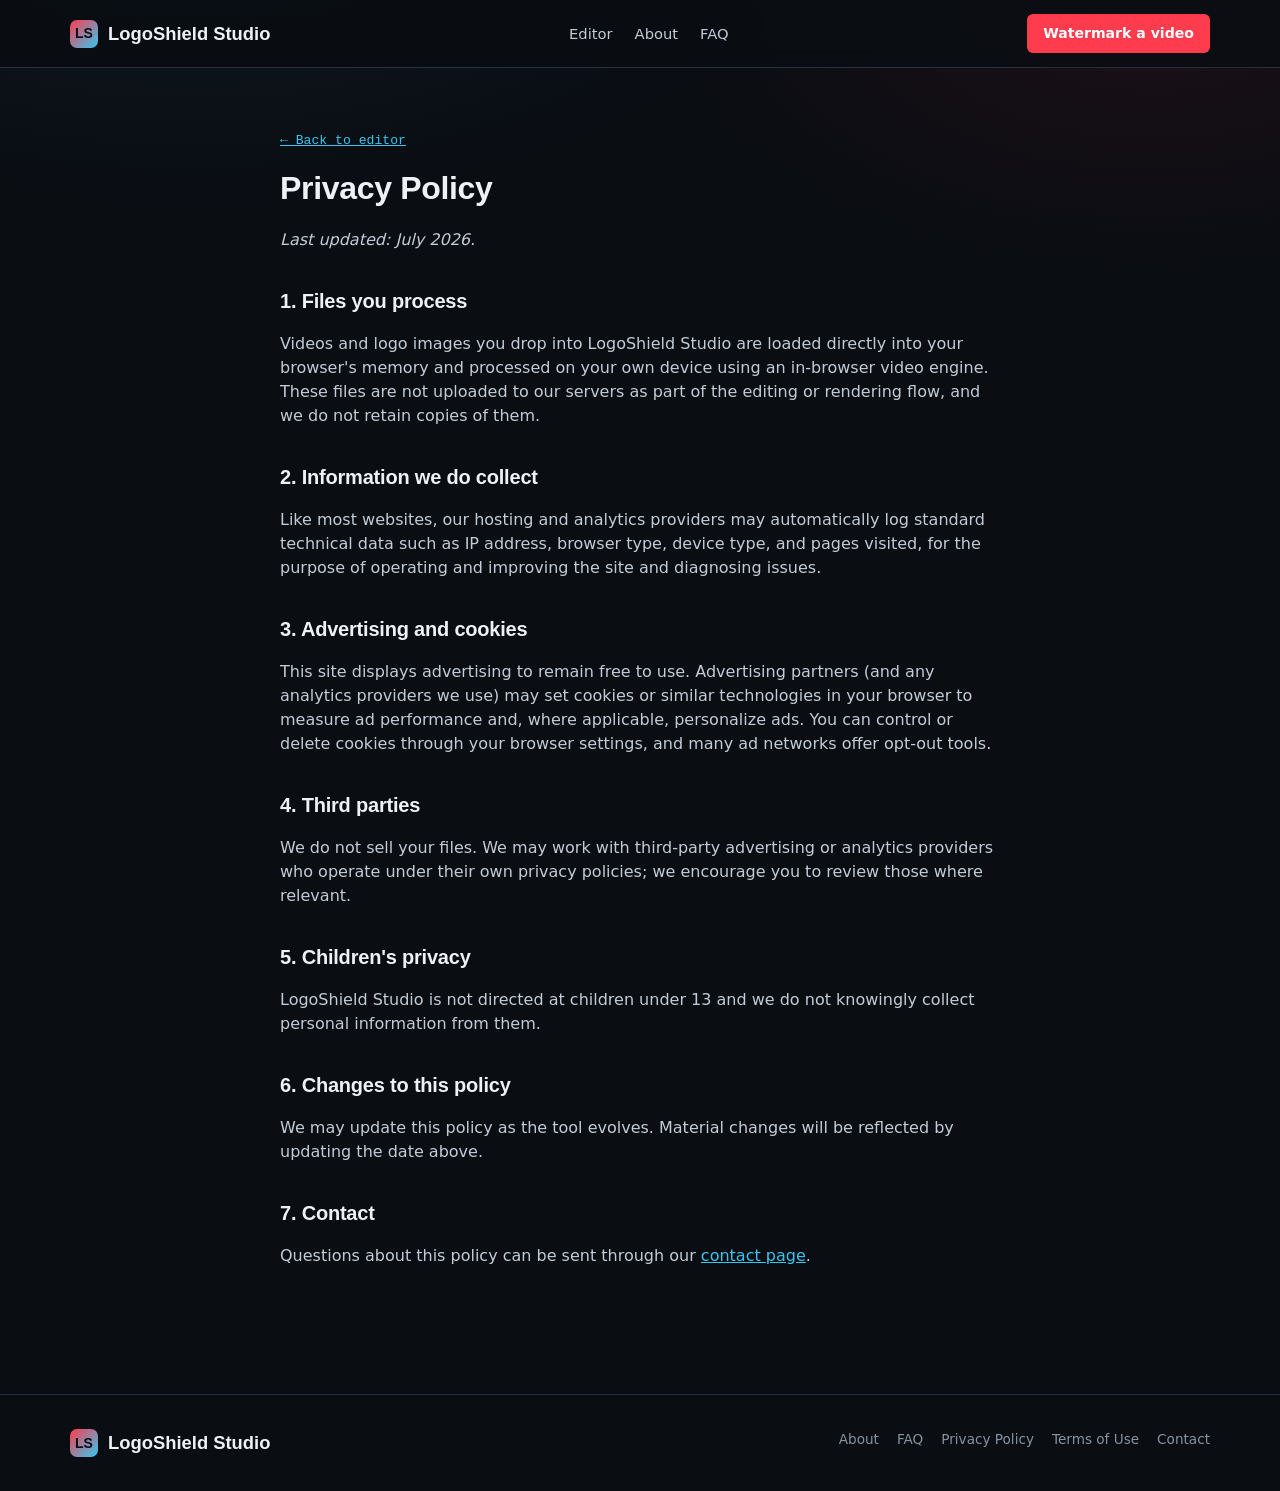
<file: privacy-policy.html>
<!DOCTYPE html>
<html lang="en">
<head>
<meta charset="UTF-8">
<meta name="viewport" content="width=device-width, initial-scale=1">
<title>Privacy Policy — LogoShield Studio</title>
<meta name="description" content="How LogoShield Studio handles your files and data: local browser-based processing, no server upload, and how advertising cookies are used.">
<link rel="canonical" href="https://logoshield.app/privacy-policy.html">
<link rel="stylesheet" href="css/style.css">
</head>
<body>
<header class="topnav">
  <div class="topnav-inner">
    <a href="/" class="brand"><span class="brand-mark">LS</span> LogoShield Studio</a>
    <ul class="navlinks">
      <li><a href="editor.html">Editor</a></li>
      <li><a href="about.html">About</a></li>
      <li><a href="faq.html">FAQ</a></li>
    </ul>
    <a href="editor.html" class="nav-cta">Watermark a video</a>
  </div>
</header>

<main class="doc-page">
  <p class="back-link"><a href="/">← Back to editor</a></p>
  <h1>Privacy Policy</h1>
  <p><em>Last updated: July 2026.</em></p>

  <h2>1. Files you process</h2>
  <p>Videos and logo images you drop into LogoShield Studio are loaded directly into your browser's memory and processed on your own device using an in-browser video engine. These files are not uploaded to our servers as part of the editing or rendering flow, and we do not retain copies of them.</p>

  <h2>2. Information we do collect</h2>
  <p>Like most websites, our hosting and analytics providers may automatically log standard technical data such as IP address, browser type, device type, and pages visited, for the purpose of operating and improving the site and diagnosing issues.</p>

  <h2>3. Advertising and cookies</h2>
  <p>This site displays advertising to remain free to use. Advertising partners (and any analytics providers we use) may set cookies or similar technologies in your browser to measure ad performance and, where applicable, personalize ads. You can control or delete cookies through your browser settings, and many ad networks offer opt-out tools.</p>

  <h2>4. Third parties</h2>
  <p>We do not sell your files. We may work with third-party advertising or analytics providers who operate under their own privacy policies; we encourage you to review those where relevant.</p>

  <h2>5. Children's privacy</h2>
  <p>LogoShield Studio is not directed at children under 13 and we do not knowingly collect personal information from them.</p>

  <h2>6. Changes to this policy</h2>
  <p>We may update this policy as the tool evolves. Material changes will be reflected by updating the date above.</p>

  <h2>7. Contact</h2>
  <p>Questions about this policy can be sent through our <a href="contact.html">contact page</a>.</p>
</main>

<footer>
  <div class="container footer-grid">
    <div>
      <a href="/" class="brand"><span class="brand-mark">LS</span> LogoShield Studio</a>
    </div>
    <ul class="footer-links">
      <li><a href="about.html">About</a></li>
      <li><a href="faq.html">FAQ</a></li>
      <li><a href="privacy-policy.html">Privacy Policy</a></li>
      <li><a href="terms.html">Terms of Use</a></li>
      <li><a href="contact.html">Contact</a></li>
    </ul>
  </div>
</footer>
</body>
</html>
</file>
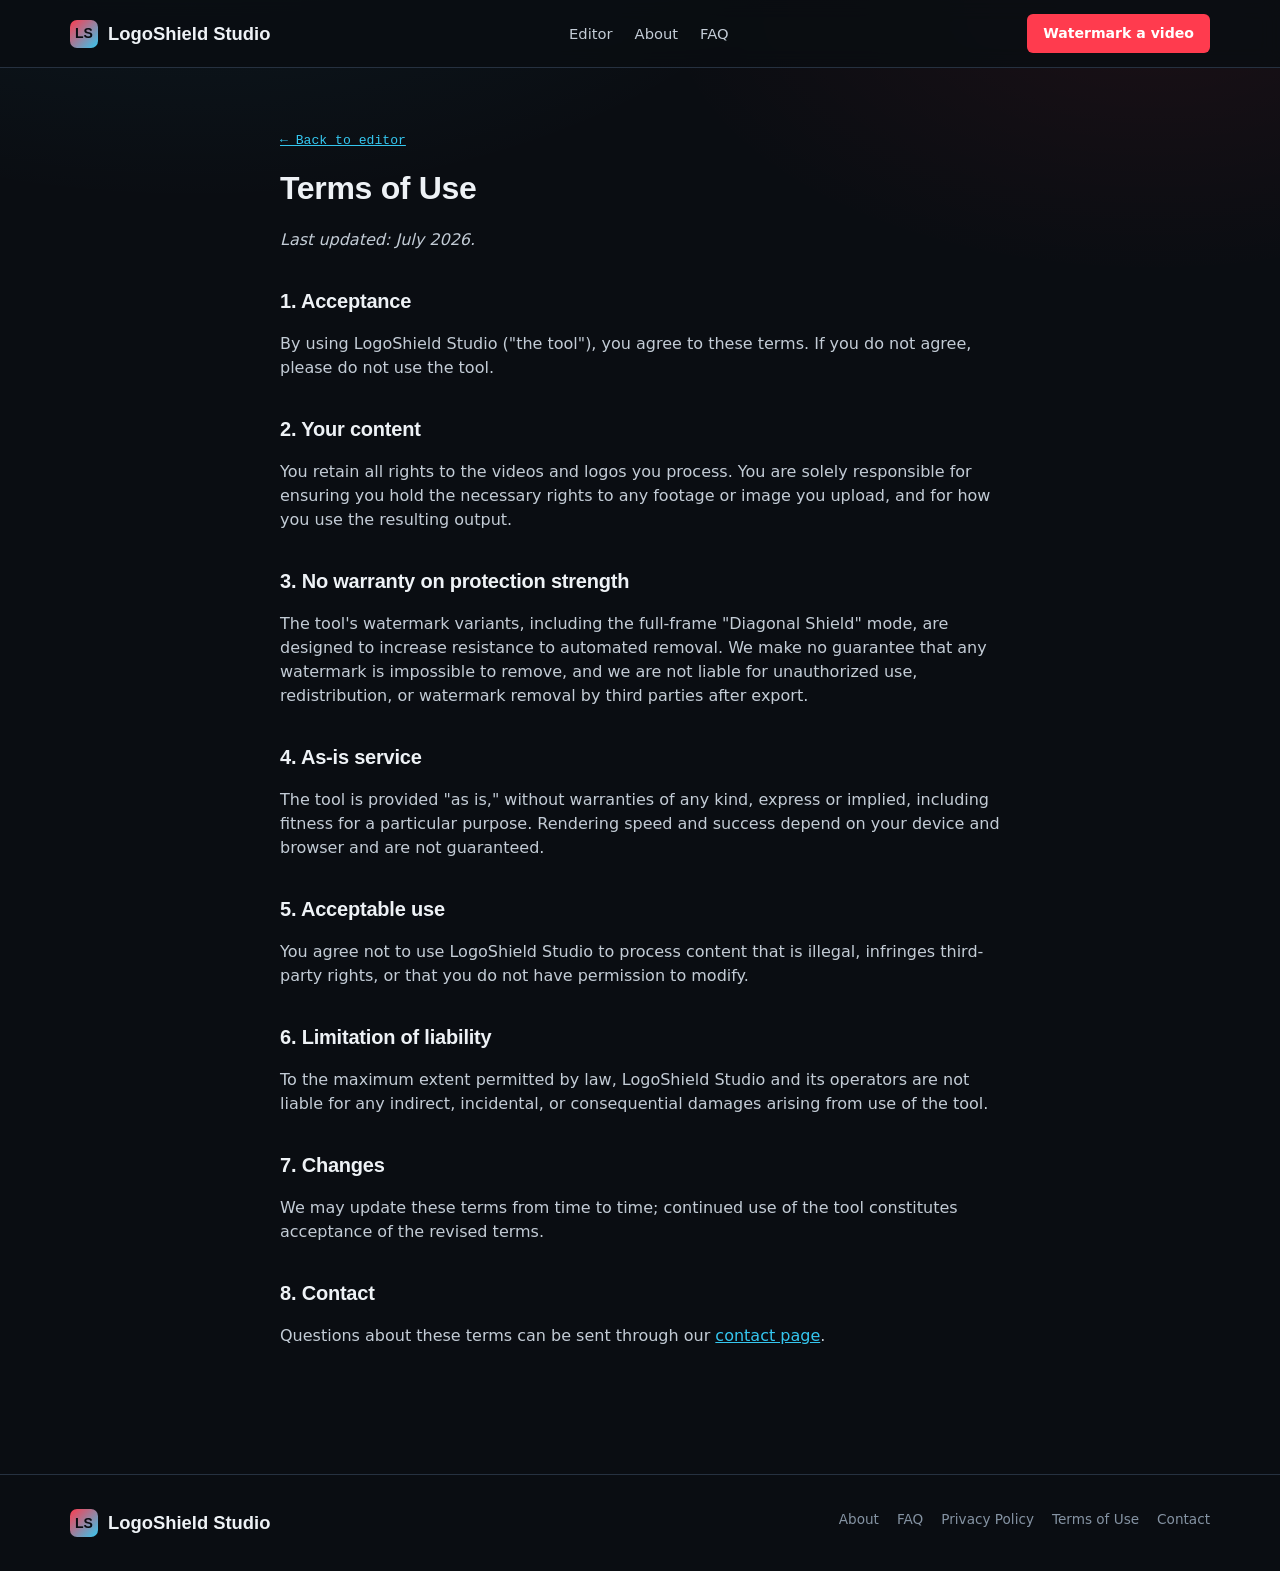
<file: terms.html>
<!DOCTYPE html>
<html lang="en">
<head>
<meta charset="UTF-8">
<meta name="viewport" content="width=device-width, initial-scale=1">
<title>Terms of Use — LogoShield Studio</title>
<meta name="description" content="Terms of use for LogoShield Studio, the free in-browser video watermarking tool.">
<link rel="canonical" href="https://logoshield.app/terms.html">
<link rel="stylesheet" href="css/style.css">
</head>
<body>
<header class="topnav">
  <div class="topnav-inner">
    <a href="/" class="brand"><span class="brand-mark">LS</span> LogoShield Studio</a>
    <ul class="navlinks">
      <li><a href="editor.html">Editor</a></li>
      <li><a href="about.html">About</a></li>
      <li><a href="faq.html">FAQ</a></li>
    </ul>
    <a href="editor.html" class="nav-cta">Watermark a video</a>
  </div>
</header>

<main class="doc-page">
  <p class="back-link"><a href="/">← Back to editor</a></p>
  <h1>Terms of Use</h1>
  <p><em>Last updated: July 2026.</em></p>

  <h2>1. Acceptance</h2>
  <p>By using LogoShield Studio ("the tool"), you agree to these terms. If you do not agree, please do not use the tool.</p>

  <h2>2. Your content</h2>
  <p>You retain all rights to the videos and logos you process. You are solely responsible for ensuring you hold the necessary rights to any footage or image you upload, and for how you use the resulting output.</p>

  <h2>3. No warranty on protection strength</h2>
  <p>The tool's watermark variants, including the full-frame "Diagonal Shield" mode, are designed to increase resistance to automated removal. We make no guarantee that any watermark is impossible to remove, and we are not liable for unauthorized use, redistribution, or watermark removal by third parties after export.</p>

  <h2>4. As-is service</h2>
  <p>The tool is provided "as is," without warranties of any kind, express or implied, including fitness for a particular purpose. Rendering speed and success depend on your device and browser and are not guaranteed.</p>

  <h2>5. Acceptable use</h2>
  <p>You agree not to use LogoShield Studio to process content that is illegal, infringes third-party rights, or that you do not have permission to modify.</p>

  <h2>6. Limitation of liability</h2>
  <p>To the maximum extent permitted by law, LogoShield Studio and its operators are not liable for any indirect, incidental, or consequential damages arising from use of the tool.</p>

  <h2>7. Changes</h2>
  <p>We may update these terms from time to time; continued use of the tool constitutes acceptance of the revised terms.</p>

  <h2>8. Contact</h2>
  <p>Questions about these terms can be sent through our <a href="contact.html">contact page</a>.</p>
</main>

<footer>
  <div class="container footer-grid">
    <div>
      <a href="/" class="brand"><span class="brand-mark">LS</span> LogoShield Studio</a>
    </div>
    <ul class="footer-links">
      <li><a href="about.html">About</a></li>
      <li><a href="faq.html">FAQ</a></li>
      <li><a href="privacy-policy.html">Privacy Policy</a></li>
      <li><a href="terms.html">Terms of Use</a></li>
      <li><a href="contact.html">Contact</a></li>
    </ul>
  </div>
</footer>
</body>
</html>
</file>
<file: css/style.css>
/* ==========================================================================
   LogoShield Studio — Design Tokens
   Direction: broadcast / signal room. A dark, clear monitoring desk — not a
   generic "AI dark mode". Tally-red for protection/record cues, signal-cyan
   for the video/waveform layer. Viewfinder corner brackets are the signature
   motif, reused on the preview stage and section frames.
   ========================================================================== */
:root{
  --ink-950:#0a0d12;
  --ink-900:#0e131a;
  --panel-800:#131a23;
  --panel-700:#1a2330;
  --line-600:#263140;
  --line-500:#33445a;
  --text-100:#eef2f6;
  --text-300:#c3ccd6;
  --text-500:#8593a3;
  --tally-red:#ff3b4e;
  --tally-red-dim:#7a1f28;
  --signal-cyan:#35c7f0;
  --signal-cyan-dim:#144a5c;
  --ok-green:#3ddc97;

  --font-display: "Space Grotesk", "Archivo", sans-serif;
  --font-body: "Inter", system-ui, sans-serif;
  --font-mono: "JetBrains Mono", ui-monospace, monospace;

  --rail-w: 168px;
  --bottom-bar-h: 92px;
  --radius-s: 6px;
  --radius-m: 12px;
  --radius-l: 20px;
}

*{box-sizing:border-box;}
html{scroll-behavior:smooth;}
body{
  margin:0;
  background:
    radial-gradient(1100px 600px at 15% -10%, rgba(53,199,240,0.08), transparent 60%),
    radial-gradient(900px 500px at 90% 0%, rgba(255,59,78,0.07), transparent 55%),
    var(--ink-950);
  color:var(--text-100);
  font-family:var(--font-body);
  line-height:1.5;
  -webkit-font-smoothing:antialiased;
}
h1,h2,h3,h4{font-family:var(--font-display); margin:0 0 .5em; letter-spacing:-0.01em; color:var(--text-100);}
a{color:var(--signal-cyan);}
p{color:var(--text-300);}
code, .mono{font-family:var(--font-mono);}
:focus-visible{outline:2px solid var(--signal-cyan); outline-offset:2px;}
@media (prefers-reduced-motion: reduce){ *{animation-duration:0.001ms !important; transition-duration:0.001ms !important;} }

.container{max-width:1180px; margin:0 auto; padding:0 20px;}

/* ---------- Top nav ---------- */
.topnav{
  position:sticky; top:0; z-index:60;
  background:rgba(10,13,18,0.86); backdrop-filter:blur(10px);
  border-bottom:1px solid var(--line-600);
}
.topnav-inner{
  max-width:1180px; margin:0 auto; padding:14px 20px;
  display:flex; align-items:center; justify-content:space-between; gap:16px;
}
.brand{display:flex; align-items:center; gap:10px; font-family:var(--font-display); font-weight:700; font-size:1.15rem; color:var(--text-100); text-decoration:none;}
.brand-mark{
  width:28px;height:28px; border-radius:7px;
  background:linear-gradient(135deg, var(--tally-red), var(--signal-cyan));
  display:flex; align-items:center; justify-content:center; font-size:14px; color:#0a0d12; font-weight:800;
}
.navlinks{display:flex; gap:22px; list-style:none; margin:0; padding:0; font-size:.92rem;}
.navlinks a{color:var(--text-300); text-decoration:none;}
.navlinks a:hover{color:var(--text-100);}
.nav-cta{
  background:var(--tally-red); color:#fff; padding:9px 16px; border-radius:var(--radius-s);
  text-decoration:none; font-weight:600; font-size:.88rem; white-space:nowrap;
}

/* ---------- Layout: rails + content ---------- */
.page-grid{
  display:grid;
  grid-template-columns: var(--rail-w) minmax(0,1fr) var(--rail-w);
  gap:18px;
  max-width:1560px; margin:0 auto; padding:22px 18px calc(var(--bottom-bar-h) + 30px);
}
.rail{ position:relative; }
.rail-sticky{ position:sticky; top:88px; display:flex; flex-direction:column; gap:16px; align-items:center; }
.content-col{ min-width:0; }

@media (max-width: 1180px){
  .page-grid{ grid-template-columns: 1fr; }
  .rail{ display:none; } /* rails never crowd the editor on smaller screens */
}

/* ---------- Ad slots ---------- */
.ad-slot{
  width:100%; max-width:160px;
  border:1px dashed var(--line-500);
  border-radius:var(--radius-s);
  background:var(--panel-800);
  color:var(--text-500);
  font-family:var(--font-mono); font-size:.72rem; letter-spacing:.03em;
  display:flex; flex-direction:column; align-items:center; justify-content:center; gap:4px;
  text-align:center;
}
.ad-slot span.dim{display:block; color:var(--text-500); font-size:.68rem;}
.ad-slot[data-size="160x600"]{height:600px;}
.ad-slot[data-size="300x250"]{max-width:300px; height:250px;}
.ad-slot[data-size="728x90"]{max-width:728px; width:100%; height:90px;}
.ad-slot[data-size="native"]{max-width:100%; height:120px; flex-direction:row; padding:14px; gap:14px; justify-content:flex-start; text-align:left;}
.ad-slot-inline{ margin:34px auto; }

.ad-bottom-bar{
  position:fixed; left:0; right:0; bottom:0; z-index:70;
  height:var(--bottom-bar-h);
  background:rgba(14,19,26,0.96); backdrop-filter:blur(8px);
  border-top:1px solid var(--line-600);
  display:flex; align-items:center; justify-content:center; gap:10px;
  padding:0 44px;
}
.ad-bottom-bar .ad-slot{max-width:728px; height:70px;}
.ad-bottom-close{
  position:absolute; right:10px; top:50%; transform:translateY(-50%);
  width:26px; height:26px; border-radius:50%; border:1px solid var(--line-500);
  background:var(--panel-700); color:var(--text-300); cursor:pointer; font-size:14px; line-height:1;
}
.ad-bottom-bar.is-hidden{ display:none; }
body.bottom-bar-visible .page-grid{ padding-bottom: calc(var(--bottom-bar-h) + 30px); }
body:not(.bottom-bar-visible) .page-grid{ padding-bottom: 30px; }

/* ---------- Hero ---------- */
.hero{ padding:26px 0 10px; }
.eyebrow{
  display:inline-flex; align-items:center; gap:8px;
  font-family:var(--font-mono); font-size:.74rem; letter-spacing:.08em; text-transform:uppercase;
  color:var(--signal-cyan); background:rgba(53,199,240,0.08); border:1px solid var(--signal-cyan-dim);
  padding:5px 10px; border-radius:99px; margin-bottom:16px;
}
.eyebrow .dot{width:7px;height:7px;border-radius:50%; background:var(--tally-red); box-shadow:0 0 0 3px rgba(255,59,78,0.18);}
.hero h1{ font-size:clamp(1.9rem, 3.4vw, 2.9rem); max-width:16ch; }
.hero p.lede{ font-size:1.06rem; max-width:56ch; color:var(--text-300); }
.hero-stats{ display:flex; gap:26px; margin-top:20px; flex-wrap:wrap; }
.hero-stats div{ font-family:var(--font-mono); font-size:.8rem; color:var(--text-500); }
.hero-stats strong{ display:block; color:var(--text-100); font-family:var(--font-display); font-size:1.3rem; }

/* ---------- Viewfinder frame (signature motif) ---------- */
.viewfinder{ position:relative; border-radius:var(--radius-l); padding:22px; background:var(--panel-800); border:1px solid var(--line-600); }
.viewfinder::before,.viewfinder::after,
.viewfinder .vf-tl,.viewfinder .vf-tr,.viewfinder .vf-bl,.viewfinder .vf-br{ content:""; }
.vf-corner{ position:absolute; width:22px; height:22px; border:2px solid var(--signal-cyan); opacity:.8; }
.vf-tl{ top:8px; left:8px; border-right:none; border-bottom:none; border-top-left-radius:6px;}
.vf-tr{ top:8px; right:8px; border-left:none; border-bottom:none; border-top-right-radius:6px;}
.vf-bl{ bottom:8px; left:8px; border-right:none; border-top:none; border-bottom-left-radius:6px;}
.vf-br{ bottom:8px; right:8px; border-left:none; border-top:none; border-bottom-right-radius:6px;}

/* ---------- Editor ---------- */
.editor{ margin-top:30px; display:grid; grid-template-columns: 1.5fr 1fr; gap:20px; }
@media (max-width: 900px){ .editor{ grid-template-columns:1fr; } }

.stage{ min-height:340px; display:flex; align-items:center; justify-content:center; background:#000; border-radius:var(--radius-m); overflow:hidden; position:relative; }
.stage-empty{ color:var(--text-500); text-align:center; padding:30px; font-family:var(--font-mono); font-size:.86rem; }
#previewWrap{ position:relative; width:100%; }
#previewVideo, #overlayCanvas{ position:absolute; inset:0; width:100%; height:100%; object-fit:contain; }
#previewVideo{ position:relative; }

.dropzones{ display:grid; grid-template-columns:1fr 1fr; gap:12px; margin-top:14px; }
.dropzone{
  border:1.5px dashed var(--line-500); border-radius:var(--radius-m); padding:16px;
  text-align:center; cursor:pointer; background:var(--panel-700); transition:border-color .15s, background .15s;
}
.dropzone:hover, .dropzone.dragover{ border-color:var(--signal-cyan); background:#182531; }
.dropzone h4{ margin:0 0 4px; font-size:.92rem; }
.dropzone p{ margin:0; font-size:.78rem; color:var(--text-500); }
.dropzone .fname{ margin-top:8px; font-family:var(--font-mono); font-size:.74rem; color:var(--ok-green); word-break:break-all; }

.panel{ background:var(--panel-800); border:1px solid var(--line-600); border-radius:var(--radius-m); padding:20px; }
.panel h3{ font-size:1.02rem; margin-bottom:14px; display:flex; align-items:center; gap:8px;}
.panel h3 .step-no{ font-family:var(--font-mono); font-size:.72rem; color:var(--ink-950); background:var(--signal-cyan); border-radius:4px; padding:2px 7px; }

.field{ margin-bottom:16px; }
.field label{ display:flex; justify-content:space-between; font-size:.8rem; color:var(--text-300); margin-bottom:6px; }
.field label .val{ font-family:var(--font-mono); color:var(--signal-cyan); }
input[type="range"]{ width:100%; accent-color:var(--signal-cyan); }
select, input[type="color"], input[type="number"]{
  width:100%; background:var(--ink-900); color:var(--text-100); border:1px solid var(--line-500);
  border-radius:var(--radius-s); padding:8px 10px; font-family:var(--font-body); font-size:.86rem;
}
input[type="color"]{ padding:2px; height:36px; cursor:pointer; }

.variant-grid{ display:grid; grid-template-columns:1fr 1fr; gap:8px; margin-bottom:16px; }
.variant-card{
  border:1px solid var(--line-500); border-radius:var(--radius-s); padding:10px; cursor:pointer;
  background:var(--panel-700); font-size:.76rem; color:var(--text-300);
}
.variant-card strong{ display:block; color:var(--text-100); font-size:.82rem; margin-bottom:2px; }
.variant-card.active{ border-color:var(--tally-red); background:rgba(255,59,78,0.08); color:var(--text-100); }

.pos-grid{ display:grid; grid-template-columns:repeat(3,1fr); gap:6px; width:120px; margin:0 auto 16px; }
.pos-dot{ aspect-ratio:1; border-radius:5px; border:1px solid var(--line-500); background:var(--panel-700); cursor:pointer; }
.pos-dot.active{ background:var(--signal-cyan); border-color:var(--signal-cyan); }

.btn{
  display:inline-flex; align-items:center; justify-content:center; gap:8px;
  border:none; border-radius:var(--radius-s); padding:12px 18px; font-weight:700; font-size:.92rem;
  cursor:pointer; width:100%; font-family:var(--font-body);
}
.btn-primary{ background:linear-gradient(120deg, var(--tally-red), #ff6b57); color:#fff; }
.btn-primary:disabled{ opacity:.5; cursor:not-allowed; }
.btn-ghost{ background:transparent; border:1px solid var(--line-500); color:var(--text-300); }

.progress{ height:8px; border-radius:99px; background:var(--panel-700); overflow:hidden; margin-top:12px; display:none; }
.progress > div{ height:100%; width:0%; background:linear-gradient(90deg, var(--signal-cyan), var(--ok-green)); transition:width .2s; }
.status-line{ font-family:var(--font-mono); font-size:.75rem; color:var(--text-500); margin-top:8px; min-height:16px; }
.result-box{ margin-top:14px; padding:14px; border-radius:var(--radius-s); background:rgba(61,220,151,0.07); border:1px solid var(--ok-green); display:none; }
.result-box a.download{ color:var(--ok-green); font-weight:700; text-decoration:none; }

/* ---------- Feature / info sections ---------- */
.section{ padding:56px 0; border-top:1px solid var(--line-600); }
.section-head{ max-width:640px; margin-bottom:30px; }
.section-head .eyebrow{ margin-bottom:12px; }
.grid-3{ display:grid; grid-template-columns:repeat(3,1fr); gap:18px; }
.grid-4{ display:grid; grid-template-columns:repeat(4,1fr); gap:16px; }
@media (max-width:900px){ .grid-3, .grid-4{ grid-template-columns:1fr 1fr; } }
@media (max-width:560px){ .grid-3, .grid-4{ grid-template-columns:1fr; } }
.card{ background:var(--panel-800); border:1px solid var(--line-600); border-radius:var(--radius-m); padding:20px; }
.card .num{ font-family:var(--font-mono); color:var(--tally-red); font-size:.78rem; margin-bottom:8px; display:block;}
.card h4{ font-size:1rem; margin-bottom:6px; }
.card p{ font-size:.86rem; margin:0; }

.faq-item{ border-bottom:1px solid var(--line-600); padding:16px 0; }
.faq-item summary{ cursor:pointer; font-weight:600; color:var(--text-100); list-style:none; display:flex; justify-content:space-between; gap:14px;}
.faq-item summary::-webkit-details-marker{ display:none; }
.faq-item summary::after{ content:"+"; color:var(--signal-cyan); font-family:var(--font-mono); }
.faq-item[open] summary::after{ content:"–"; }
.faq-item p{ margin-top:10px; font-size:.9rem; }

footer{ border-top:1px solid var(--line-600); padding:34px 0; margin-top:20px; }
.footer-grid{ display:flex; justify-content:space-between; flex-wrap:wrap; gap:20px; }
.footer-links{ display:flex; gap:18px; flex-wrap:wrap; list-style:none; margin:0; padding:0; font-size:.85rem; }
.footer-links a{ color:var(--text-500); text-decoration:none; }
.footer-links a:hover{ color:var(--text-100); }
.footer-note{ font-size:.78rem; color:var(--text-500); margin-top:16px; }

/* Simple content pages (about/faq/privacy/terms/contact) */
.doc-page{ max-width:760px; margin:0 auto; padding:50px 20px 90px; }
.doc-page h1{ font-size:2rem; }
.doc-page h2{ font-size:1.25rem; margin-top:34px; }
.doc-page ul{ color:var(--text-300); }
.back-link{ font-family:var(--font-mono); font-size:.82rem; }

/* Logo transparency notice + background remover */
.logo-transparency-note{
  font-size:.82rem; color:var(--text-300); background:var(--panel-700);
  border:1px solid var(--line-600); border-radius:var(--radius-s);
  padding:10px 14px; margin:14px 0 10px;
}
.logo-transparency-note strong{ color:var(--signal-cyan); }

.bg-remover-overlay{
  position:fixed; inset:0; z-index:200;
  background:rgba(6,8,11,0.82); backdrop-filter:blur(3px);
  display:flex; align-items:center; justify-content:center; padding:20px;
}
.bg-remover-panel{
  width:100%; max-width:460px; max-height:90vh; overflow-y:auto;
  background:var(--panel-800); border:1px solid var(--line-600); border-radius:var(--radius-m);
  padding:22px;
}
.bg-remover-panel h3{ margin-bottom:8px; }
.bg-remover-panel p{ font-size:.85rem; }
.bg-remover-canvas-wrap{
  margin:14px 0; border-radius:var(--radius-s); overflow:hidden; border:1px solid var(--line-500);
  background-image:
    linear-gradient(45deg, #333 25%, transparent 25%), linear-gradient(-45deg, #333 25%, transparent 25%),
    linear-gradient(45deg, transparent 75%, #333 75%), linear-gradient(-45deg, transparent 75%, #333 75%);
  background-size:16px 16px; background-position:0 0, 0 8px, 8px -8px, -8px 0;
  background-color:#1a1a1a;
  display:flex; align-items:center; justify-content:center;
}
.bg-remover-canvas-wrap canvas{ max-width:100%; display:block; cursor:crosshair; }
</file>
